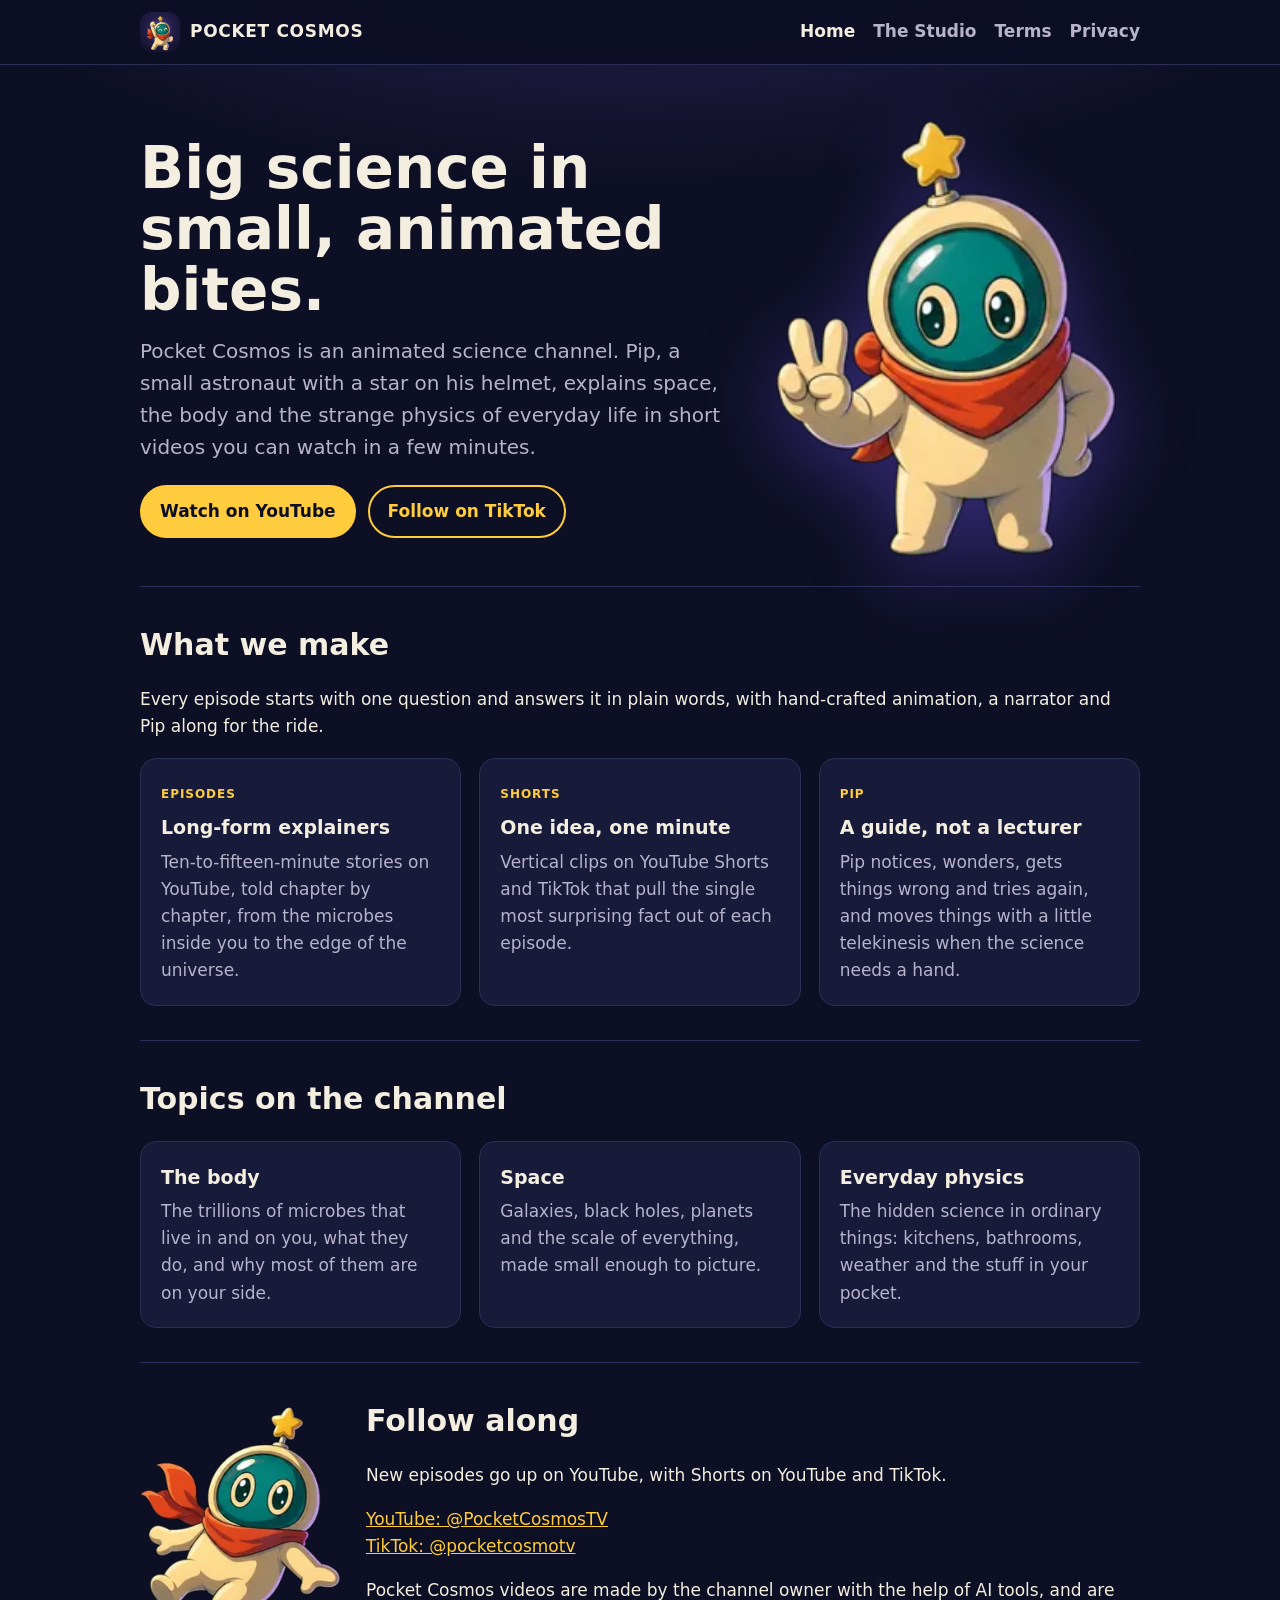
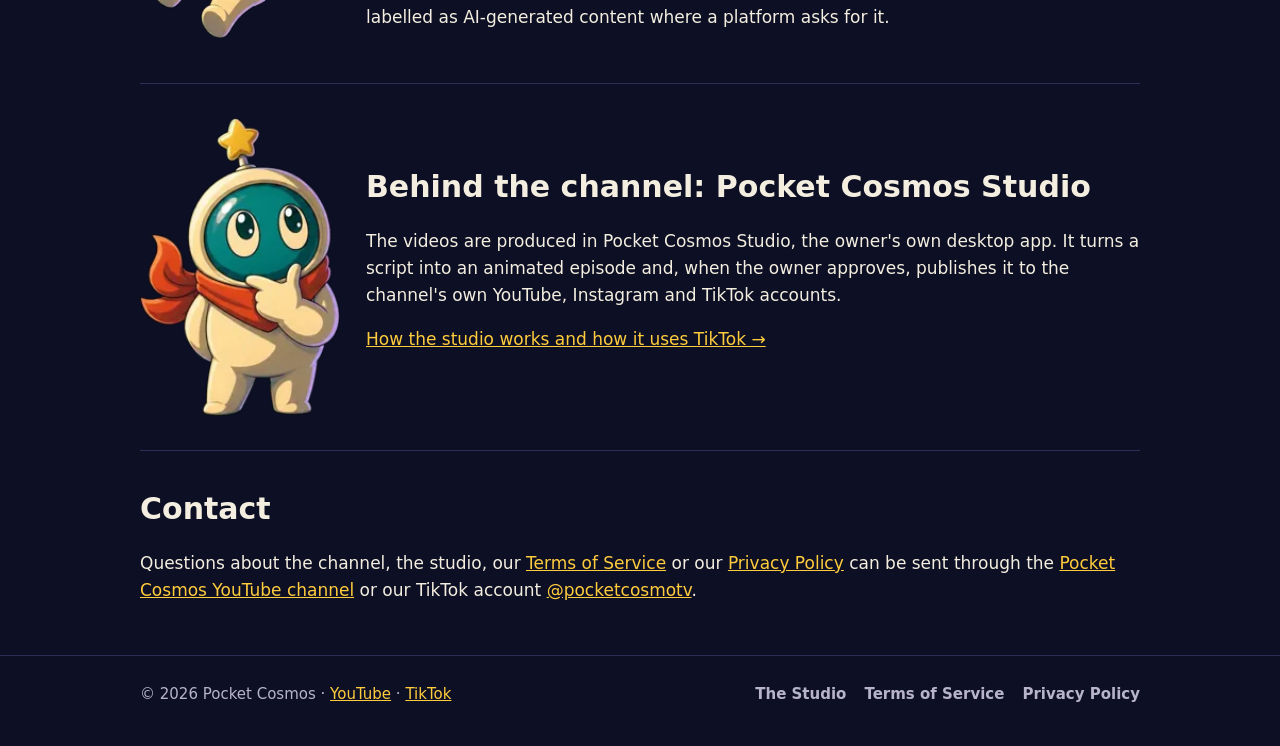
<file: index.html>
<!doctype html>
<html lang="en"><head>
<meta charset="utf-8"><meta name="viewport" content="width=device-width,initial-scale=1">
<title>Pocket Cosmos</title>
<meta name="description" content="Pocket Cosmos: an animated science channel with Pip the astronaut.">
<link rel="icon" href="favicon.ico" sizes="any">
<link rel="icon" type="image/png" href="favicon.png">
<link rel="apple-touch-icon" href="apple-touch-icon.png">
<meta property="og:title" content="Pocket Cosmos"><meta property="og:image" content="logo.jpg">
<link rel="stylesheet" href="style.css">
</head><body>
<header class="top"><div class="wrap">
<a class="brand" href="./"><img src="logo.jpg" alt="Pocket Cosmos logo: Pip the astronaut">POCKET COSMOS</a>
<nav><a href="./" class=on>Home</a><a href="studio.html">The Studio</a><a href="terms.html">Terms</a><a href="privacy.html">Privacy</a></nav>
</div></header>
<main class="wrap">

<div class="hero">
 <div>
  <h1>Big science in small, animated bites.</h1>
  <p class="lead">Pocket Cosmos is an animated science channel. Pip, a small astronaut with a star on his helmet, explains space, the body and the strange physics of everyday life in short videos you can watch in a few minutes.</p>
  <div class="btns"><a class="btn" href="https://www.youtube.com/@PocketCosmosTV">Watch on YouTube</a><a class="btn ghost" href="https://www.tiktok.com/@pocketcosmotv">Follow on TikTok</a></div>
 </div>
 <img src="pip_present.webp" alt="Pip the astronaut giving a peace sign">
</div>

<section id="watch">
 <h2>What we make</h2>
 <p>Every episode starts with one question and answers it in plain words, with hand-crafted animation, a narrator and Pip along for the ride.</p>
 <div class="grid">
  <div class="card"><span class="tag">Episodes</span><h3>Long-form explainers</h3><p>Ten-to-fifteen-minute stories on YouTube, told chapter by chapter, from the microbes inside you to the edge of the universe.</p></div>
  <div class="card"><span class="tag">Shorts</span><h3>One idea, one minute</h3><p>Vertical clips on YouTube Shorts and TikTok that pull the single most surprising fact out of each episode.</p></div>
  <div class="card"><span class="tag">Pip</span><h3>A guide, not a lecturer</h3><p>Pip notices, wonders, gets things wrong and tries again, and moves things with a little telekinesis when the science needs a hand.</p></div>
 </div>
</section>

<section id="topics">
 <h2>Topics on the channel</h2>
 <div class="grid">
  <div class="card"><h3>The body</h3><p>The trillions of microbes that live in and on you, what they do, and why most of them are on your side.</p></div>
  <div class="card"><h3>Space</h3><p>Galaxies, black holes, planets and the scale of everything, made small enough to picture.</p></div>
  <div class="card"><h3>Everyday physics</h3><p>The hidden science in ordinary things: kitchens, bathrooms, weather and the stuff in your pocket.</p></div>
 </div>
</section>

<section id="follow">
 <div class="split">
  <img src="pip_float.webp" alt="Pip floating">
  <div>
   <h2>Follow along</h2>
   <p>New episodes go up on YouTube, with Shorts on YouTube and TikTok.</p>
   <p><a href="https://www.youtube.com/@PocketCosmosTV">YouTube: @PocketCosmosTV</a><br><a href="https://www.tiktok.com/@pocketcosmotv">TikTok: @pocketcosmotv</a></p>
   <p>Pocket Cosmos videos are made by the channel owner with the help of AI tools, and are labelled as AI-generated content where a platform asks for it.</p>
  </div>
 </div>
</section>

<section id="studio">
 <div class="split">
  <img src="pip_think.webp" alt="Pip thinking">
  <div>
   <h2>Behind the channel: Pocket Cosmos Studio</h2>
   <p>The videos are produced in Pocket Cosmos Studio, the owner's own desktop app. It turns a script into an animated episode and, when the owner approves, publishes it to the channel's own YouTube, Instagram and TikTok accounts.</p>
   <p><a href="studio.html">How the studio works and how it uses TikTok &rarr;</a></p>
  </div>
 </div>
</section>

<section id="contact">
 <h2>Contact</h2>
 <p>Questions about the channel, the studio, our <a href="terms.html">Terms of Service</a> or our <a href="privacy.html">Privacy Policy</a> can be sent through the <a href="https://www.youtube.com/@PocketCosmosTV">Pocket Cosmos YouTube channel</a> or our TikTok account <a href="https://www.tiktok.com/@pocketcosmotv">@pocketcosmotv</a>.</p>
</section>

</main>
<footer><div class="wrap">
<span>&copy; 2026 Pocket Cosmos &middot; <a href="https://www.youtube.com/@PocketCosmosTV">YouTube</a> &middot; <a href="https://www.tiktok.com/@pocketcosmotv">TikTok</a></span>
<nav><a href="studio.html">The Studio</a><a href="terms.html">Terms of Service</a><a href="privacy.html">Privacy Policy</a></nav>
</div></footer>
</body></html>
</file>
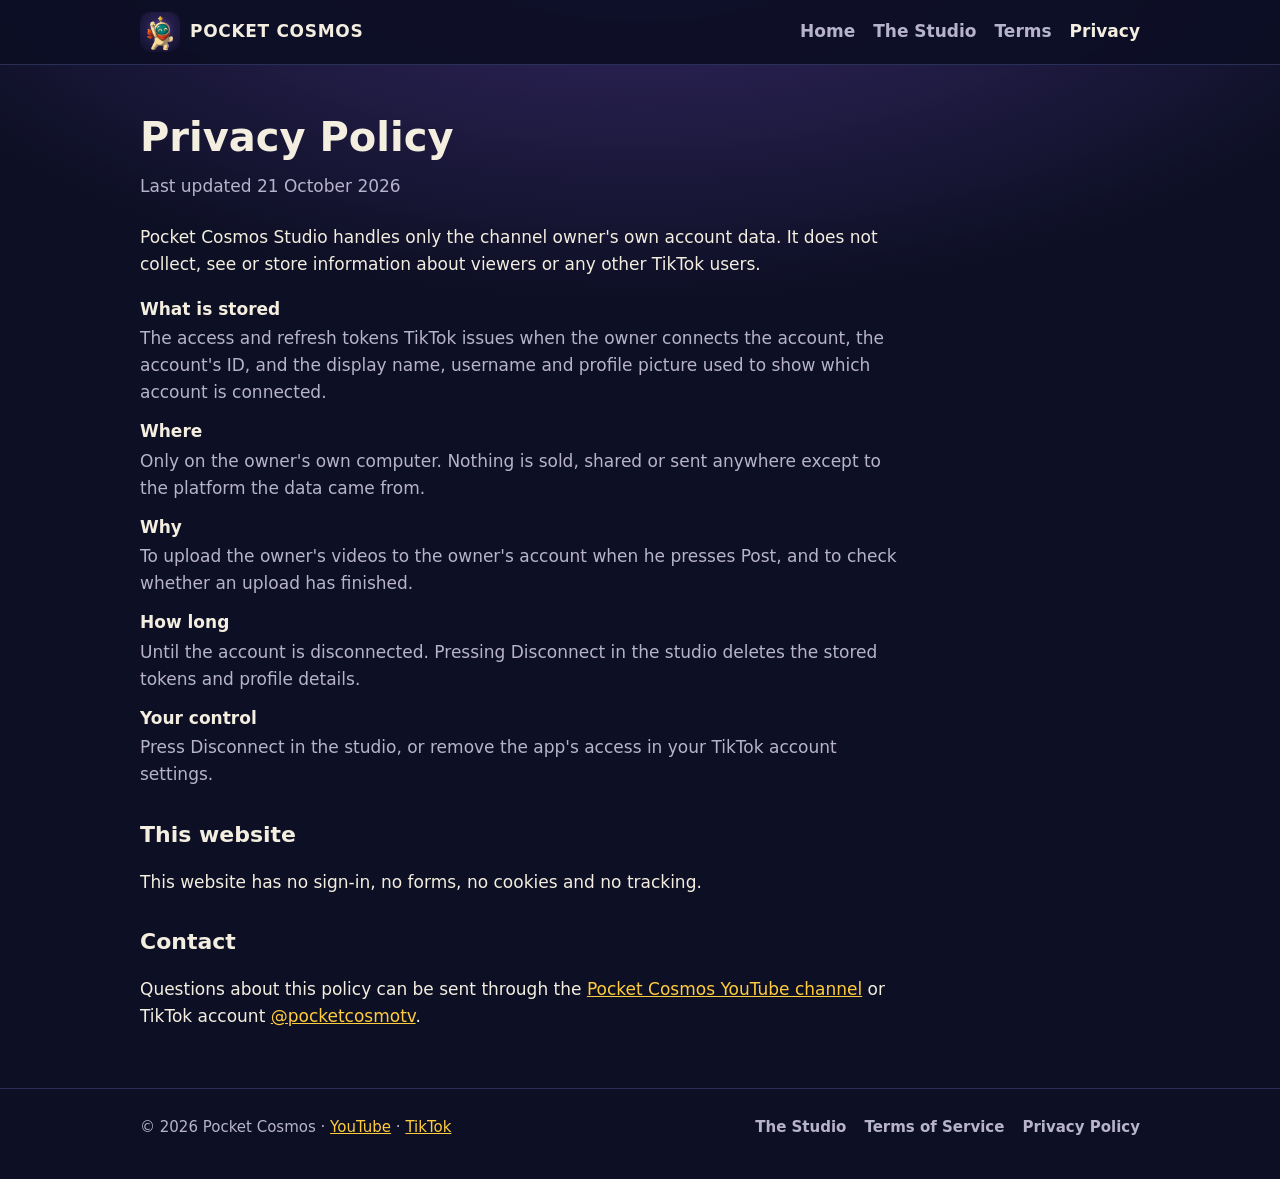
<file: privacy.html>
<!doctype html>
<html lang="en"><head>
<meta charset="utf-8"><meta name="viewport" content="width=device-width,initial-scale=1">
<title>Privacy Policy | Pocket Cosmos</title>
<meta name="description" content="Privacy Policy for Pocket Cosmos Studio.">
<link rel="icon" href="favicon.ico" sizes="any">
<link rel="icon" type="image/png" href="favicon.png">
<link rel="apple-touch-icon" href="apple-touch-icon.png">
<meta property="og:title" content="Privacy Policy | Pocket Cosmos"><meta property="og:image" content="logo.jpg">
<link rel="stylesheet" href="style.css">
</head><body>
<header class="top"><div class="wrap">
<a class="brand" href="./"><img src="logo.jpg" alt="Pocket Cosmos logo: Pip the astronaut">POCKET COSMOS</a>
<nav><a href="./">Home</a><a href="studio.html">The Studio</a><a href="terms.html">Terms</a><a href="privacy.html" class=on>Privacy</a></nav>
</div></header>
<main class="wrap">

<div class="doc">
<h1>Privacy Policy</h1>
<p class="date">Last updated 21 October 2026</p>
<p>Pocket Cosmos Studio handles only the channel owner's own account data. It does not collect, see or store information about viewers or any other TikTok users.</p>
<dl class="kv">
<dt>What is stored</dt><dd>The access and refresh tokens TikTok issues when the owner connects the account, the account's ID, and the display name, username and profile picture used to show which account is connected.</dd>
<dt>Where</dt><dd>Only on the owner's own computer. Nothing is sold, shared or sent anywhere except to the platform the data came from.</dd>
<dt>Why</dt><dd>To upload the owner's videos to the owner's account when he presses Post, and to check whether an upload has finished.</dd>
<dt>How long</dt><dd>Until the account is disconnected. Pressing Disconnect in the studio deletes the stored tokens and profile details.</dd>
<dt>Your control</dt><dd>Press Disconnect in the studio, or remove the app's access in your TikTok account settings.</dd>
</dl>
<h2>This website</h2>
<p>This website has no sign-in, no forms, no cookies and no tracking.</p>
<h2>Contact</h2>
<p>Questions about this policy can be sent through the <a href="https://www.youtube.com/@PocketCosmosTV">Pocket Cosmos YouTube channel</a> or TikTok account <a href="https://www.tiktok.com/@pocketcosmotv">@pocketcosmotv</a>.</p>
</div>

</main>
<footer><div class="wrap">
<span>&copy; 2026 Pocket Cosmos &middot; <a href="https://www.youtube.com/@PocketCosmosTV">YouTube</a> &middot; <a href="https://www.tiktok.com/@pocketcosmotv">TikTok</a></span>
<nav><a href="studio.html">The Studio</a><a href="terms.html">Terms of Service</a><a href="privacy.html">Privacy Policy</a></nav>
</div></footer>
</body></html>
</file>
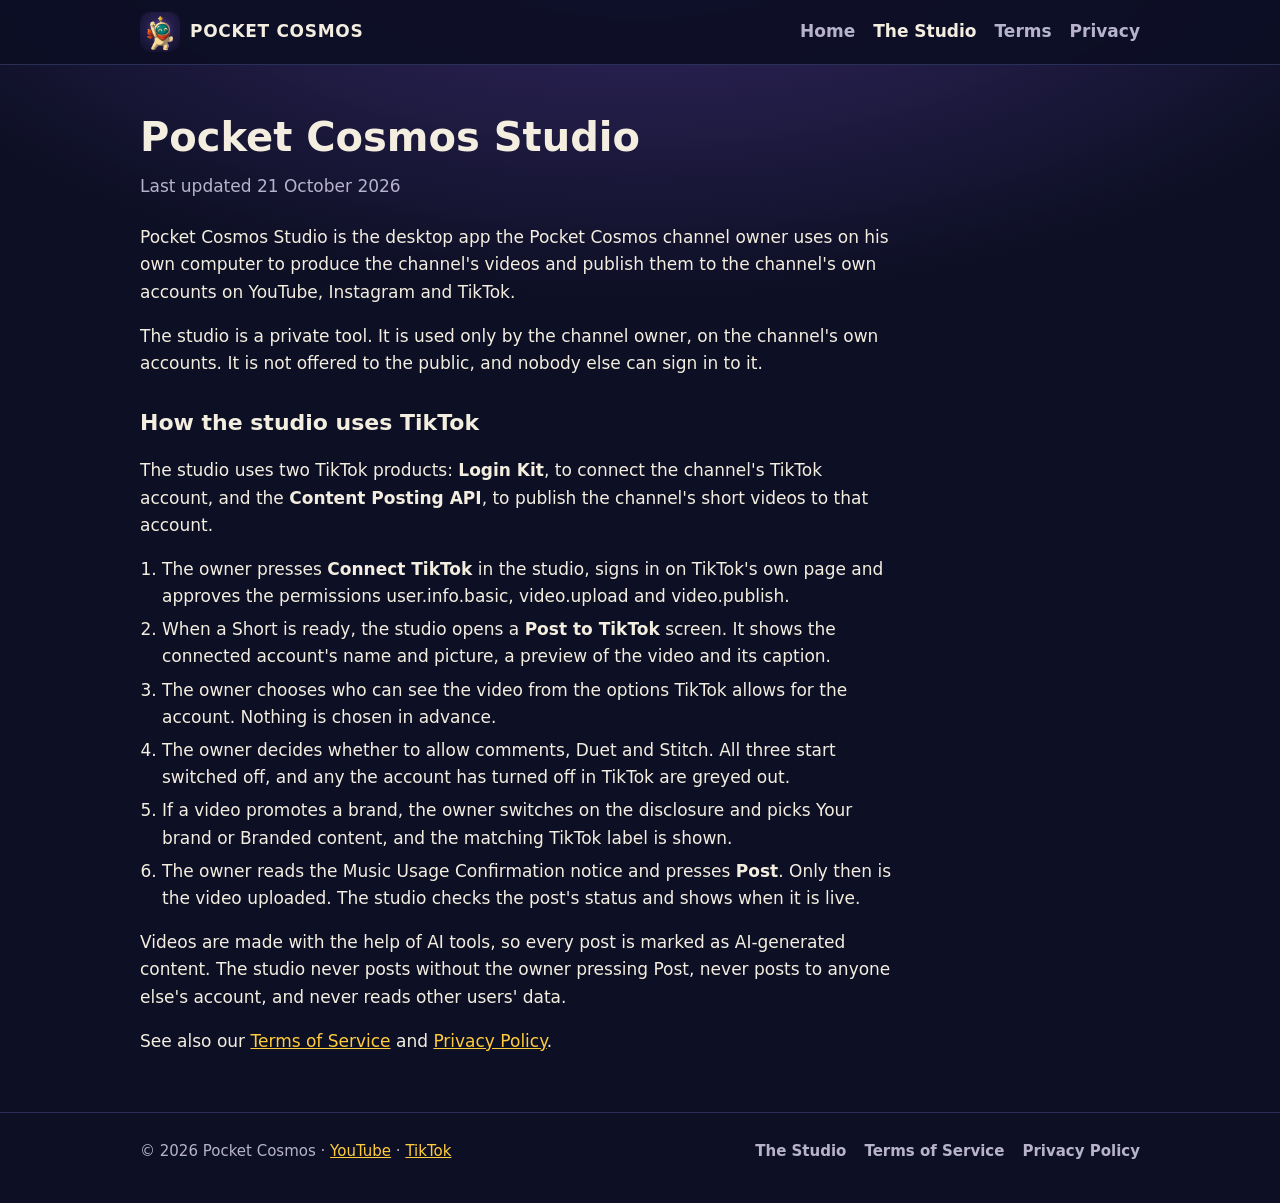
<file: studio.html>
<!doctype html>
<html lang="en"><head>
<meta charset="utf-8"><meta name="viewport" content="width=device-width,initial-scale=1">
<title>Pocket Cosmos Studio</title>
<meta name="description" content="How Pocket Cosmos Studio produces videos and uses TikTok.">
<link rel="icon" href="favicon.ico" sizes="any">
<link rel="icon" type="image/png" href="favicon.png">
<link rel="apple-touch-icon" href="apple-touch-icon.png">
<meta property="og:title" content="Pocket Cosmos Studio"><meta property="og:image" content="logo.jpg">
<link rel="stylesheet" href="style.css">
</head><body>
<header class="top"><div class="wrap">
<a class="brand" href="./"><img src="logo.jpg" alt="Pocket Cosmos logo: Pip the astronaut">POCKET COSMOS</a>
<nav><a href="./">Home</a><a href="studio.html" class=on>The Studio</a><a href="terms.html">Terms</a><a href="privacy.html">Privacy</a></nav>
</div></header>
<main class="wrap">

<div class="doc">
<h1>Pocket Cosmos Studio</h1>
<p class="date">Last updated 21 October 2026</p>
<p>Pocket Cosmos Studio is the desktop app the Pocket Cosmos channel owner uses on his own computer to produce the channel's videos and publish them to the channel's own accounts on YouTube, Instagram and TikTok.</p>
<p>The studio is a private tool. It is used only by the channel owner, on the channel's own accounts. It is not offered to the public, and nobody else can sign in to it.</p>

<h2>How the studio uses TikTok</h2>
<p>The studio uses two TikTok products: <b>Login Kit</b>, to connect the channel's TikTok account, and the <b>Content Posting API</b>, to publish the channel's short videos to that account.</p>
<ol class="steps">
<li>The owner presses <b>Connect TikTok</b> in the studio, signs in on TikTok's own page and approves the permissions user.info.basic, video.upload and video.publish.</li>
<li>When a Short is ready, the studio opens a <b>Post to TikTok</b> screen. It shows the connected account's name and picture, a preview of the video and its caption.</li>
<li>The owner chooses who can see the video from the options TikTok allows for the account. Nothing is chosen in advance.</li>
<li>The owner decides whether to allow comments, Duet and Stitch. All three start switched off, and any the account has turned off in TikTok are greyed out.</li>
<li>If a video promotes a brand, the owner switches on the disclosure and picks Your brand or Branded content, and the matching TikTok label is shown.</li>
<li>The owner reads the Music Usage Confirmation notice and presses <b>Post</b>. Only then is the video uploaded. The studio checks the post's status and shows when it is live.</li>
</ol>
<p>Videos are made with the help of AI tools, so every post is marked as AI-generated content. The studio never posts without the owner pressing Post, never posts to anyone else's account, and never reads other users' data.</p>
<p>See also our <a href="terms.html">Terms of Service</a> and <a href="privacy.html">Privacy Policy</a>.</p>
</div>

</main>
<footer><div class="wrap">
<span>&copy; 2026 Pocket Cosmos &middot; <a href="https://www.youtube.com/@PocketCosmosTV">YouTube</a> &middot; <a href="https://www.tiktok.com/@pocketcosmotv">TikTok</a></span>
<nav><a href="studio.html">The Studio</a><a href="terms.html">Terms of Service</a><a href="privacy.html">Privacy Policy</a></nav>
</div></footer>
</body></html>
</file>
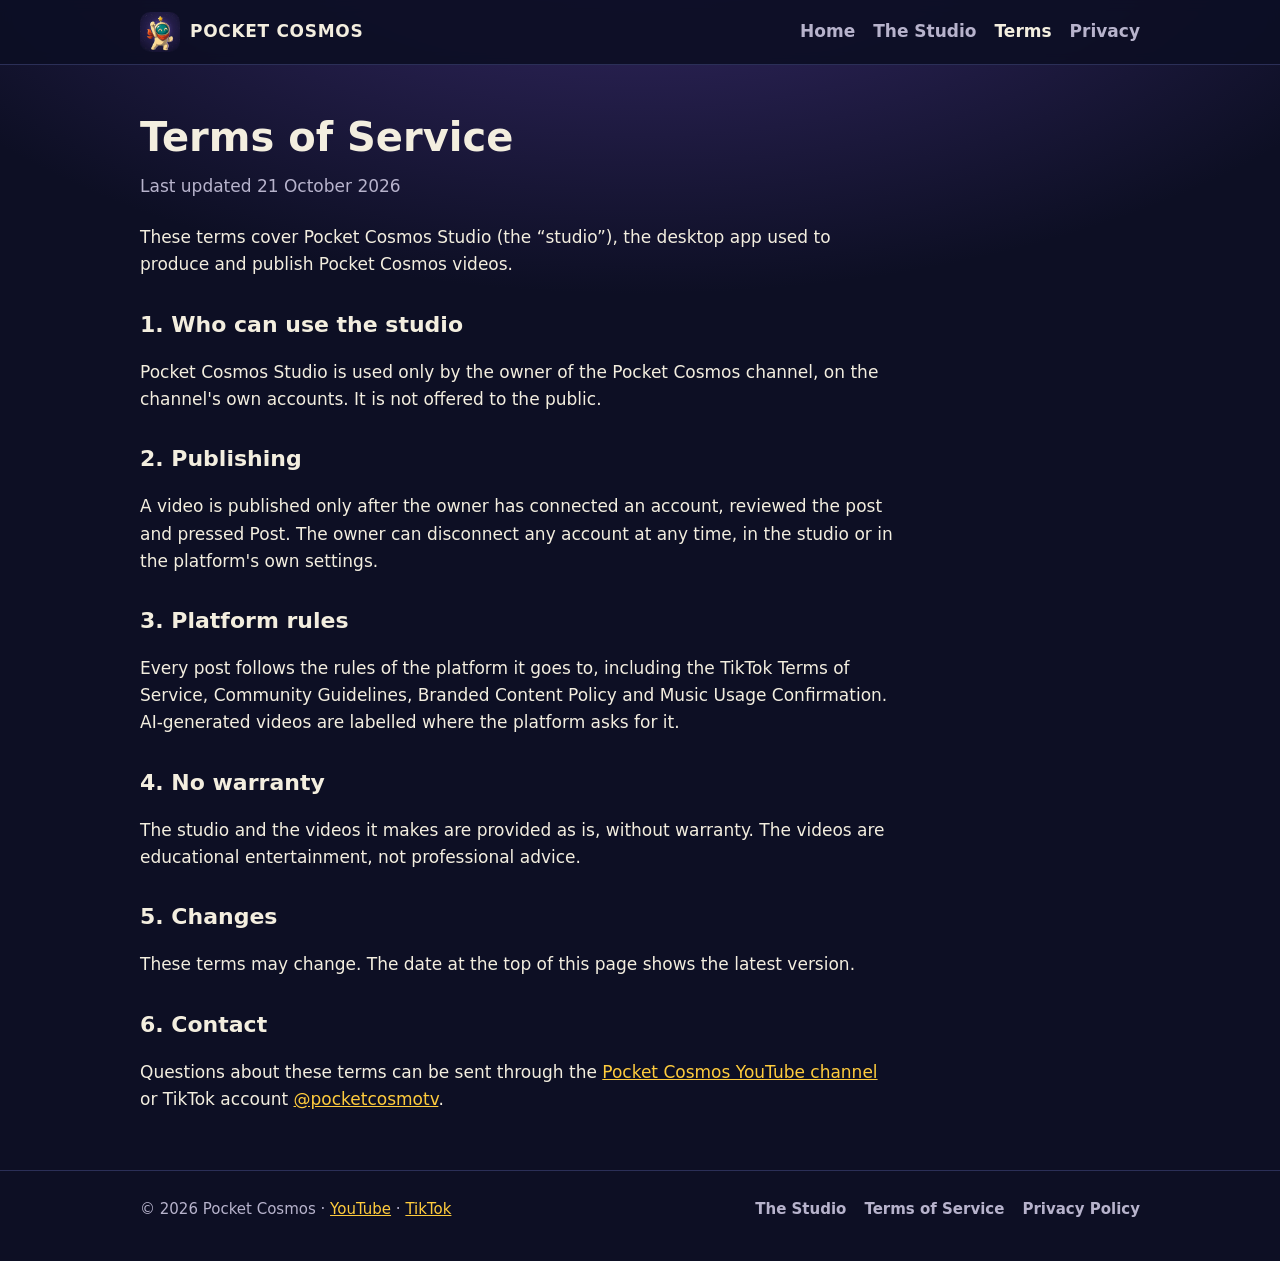
<file: terms.html>
<!doctype html>
<html lang="en"><head>
<meta charset="utf-8"><meta name="viewport" content="width=device-width,initial-scale=1">
<title>Terms of Service | Pocket Cosmos</title>
<meta name="description" content="Terms of Service for Pocket Cosmos Studio.">
<link rel="icon" href="favicon.ico" sizes="any">
<link rel="icon" type="image/png" href="favicon.png">
<link rel="apple-touch-icon" href="apple-touch-icon.png">
<meta property="og:title" content="Terms of Service | Pocket Cosmos"><meta property="og:image" content="logo.jpg">
<link rel="stylesheet" href="style.css">
</head><body>
<header class="top"><div class="wrap">
<a class="brand" href="./"><img src="logo.jpg" alt="Pocket Cosmos logo: Pip the astronaut">POCKET COSMOS</a>
<nav><a href="./">Home</a><a href="studio.html">The Studio</a><a href="terms.html" class=on>Terms</a><a href="privacy.html">Privacy</a></nav>
</div></header>
<main class="wrap">

<div class="doc">
<h1>Terms of Service</h1>
<p class="date">Last updated 21 October 2026</p>
<p>These terms cover Pocket Cosmos Studio (the &ldquo;studio&rdquo;), the desktop app used to produce and publish Pocket Cosmos videos.</p>
<h2>1. Who can use the studio</h2>
<p>Pocket Cosmos Studio is used only by the owner of the Pocket Cosmos channel, on the channel's own accounts. It is not offered to the public.</p>
<h2>2. Publishing</h2>
<p>A video is published only after the owner has connected an account, reviewed the post and pressed Post. The owner can disconnect any account at any time, in the studio or in the platform's own settings.</p>
<h2>3. Platform rules</h2>
<p>Every post follows the rules of the platform it goes to, including the TikTok Terms of Service, Community Guidelines, Branded Content Policy and Music Usage Confirmation. AI-generated videos are labelled where the platform asks for it.</p>
<h2>4. No warranty</h2>
<p>The studio and the videos it makes are provided as is, without warranty. The videos are educational entertainment, not professional advice.</p>
<h2>5. Changes</h2>
<p>These terms may change. The date at the top of this page shows the latest version.</p>
<h2>6. Contact</h2>
<p>Questions about these terms can be sent through the <a href="https://www.youtube.com/@PocketCosmosTV">Pocket Cosmos YouTube channel</a> or TikTok account <a href="https://www.tiktok.com/@pocketcosmotv">@pocketcosmotv</a>.</p>
</div>

</main>
<footer><div class="wrap">
<span>&copy; 2026 Pocket Cosmos &middot; <a href="https://www.youtube.com/@PocketCosmosTV">YouTube</a> &middot; <a href="https://www.tiktok.com/@pocketcosmotv">TikTok</a></span>
<nav><a href="studio.html">The Studio</a><a href="terms.html">Terms of Service</a><a href="privacy.html">Privacy Policy</a></nav>
</div></footer>
</body></html>
</file>
<file: style.css>
:root{--bg:#0d0f24;--panel:#171a38;--ink:#f3eedf;--mute:#b7b3cc;--accent:#ffcc3d;--scarf:#e2552a;--teal:#1d8c88;--line:#2b2f57}
*{box-sizing:border-box}
html{scroll-behavior:smooth}
body{margin:0;background:var(--bg) radial-gradient(1200px 600px at 50% -10%,#3a2c6e 0,transparent 70%) no-repeat;color:var(--ink);font:17px/1.6 "Nunito","Segoe UI",system-ui,sans-serif}
a{color:var(--accent)}
.wrap{max-width:1040px;margin:0 auto;padding:0 20px}
header.top{border-bottom:1px solid var(--line);position:sticky;top:0;background:rgba(13,15,36,.92);backdrop-filter:blur(6px);z-index:5}
header.top .wrap{display:flex;align-items:center;gap:14px;min-height:64px;flex-wrap:wrap}
.brand{display:flex;align-items:center;gap:10px;color:var(--ink);text-decoration:none;font-weight:800;letter-spacing:.04em}
.brand img{width:40px;height:40px;border-radius:10px}
nav{margin-left:auto;display:flex;gap:18px;flex-wrap:wrap}
nav a{color:var(--mute);text-decoration:none;font-weight:600}
nav a:hover,nav a.on{color:var(--ink)}
.hero{display:grid;grid-template-columns:1.2fr .8fr;gap:30px;align-items:center;padding:56px 0 30px}
.hero h1{font-size:clamp(34px,6vw,58px);line-height:1.05;margin:0 0 14px}
.hero p.lead{font-size:20px;color:var(--mute);margin:0 0 22px}
.hero img{width:100%;max-width:340px;justify-self:center;filter:drop-shadow(0 20px 40px rgba(120,90,255,.35))}
.btns{display:flex;gap:12px;flex-wrap:wrap}
.btn{display:inline-block;padding:11px 18px;border-radius:999px;font-weight:700;text-decoration:none;border:2px solid var(--accent);color:var(--bg);background:var(--accent)}
.btn.ghost{background:transparent;color:var(--accent)}
section{padding:34px 0;border-top:1px solid var(--line)}
section h2{font-size:30px;margin:0 0 10px}
.grid{display:grid;grid-template-columns:repeat(3,1fr);gap:18px;margin-top:18px}
.card{background:var(--panel);border:1px solid var(--line);border-radius:16px;padding:20px}
.card h3{margin:0 0 6px;font-size:19px}
.card p{margin:0;color:var(--mute)}
.card .tag{display:inline-block;font-size:12px;font-weight:800;letter-spacing:.08em;text-transform:uppercase;color:var(--accent);margin-bottom:8px}
.split{display:grid;grid-template-columns:200px 1fr;gap:26px;align-items:center}
.split img{width:100%}
ol.steps{padding-left:22px}
ol.steps li{margin:6px 0}
.doc{max-width:760px;padding:40px 0}
.doc h1{font-size:40px;margin:0 0 4px}
.doc .date{color:var(--mute);margin:0 0 24px}
.doc h2{font-size:22px;margin:28px 0 6px}
dl.kv dt{font-weight:800;margin-top:12px}
dl.kv dd{margin:2px 0 0;color:var(--mute)}
footer{border-top:1px solid var(--line);padding:26px 0 40px;color:var(--mute);font-size:15px}
footer .wrap{display:flex;gap:18px;flex-wrap:wrap;align-items:center}
footer nav{margin-left:auto}
@media (max-width:760px){.hero{grid-template-columns:1fr}.hero img{max-width:220px}.grid{grid-template-columns:1fr}.split{grid-template-columns:1fr}.split img{max-width:160px}nav{margin-left:0}}
</file>
